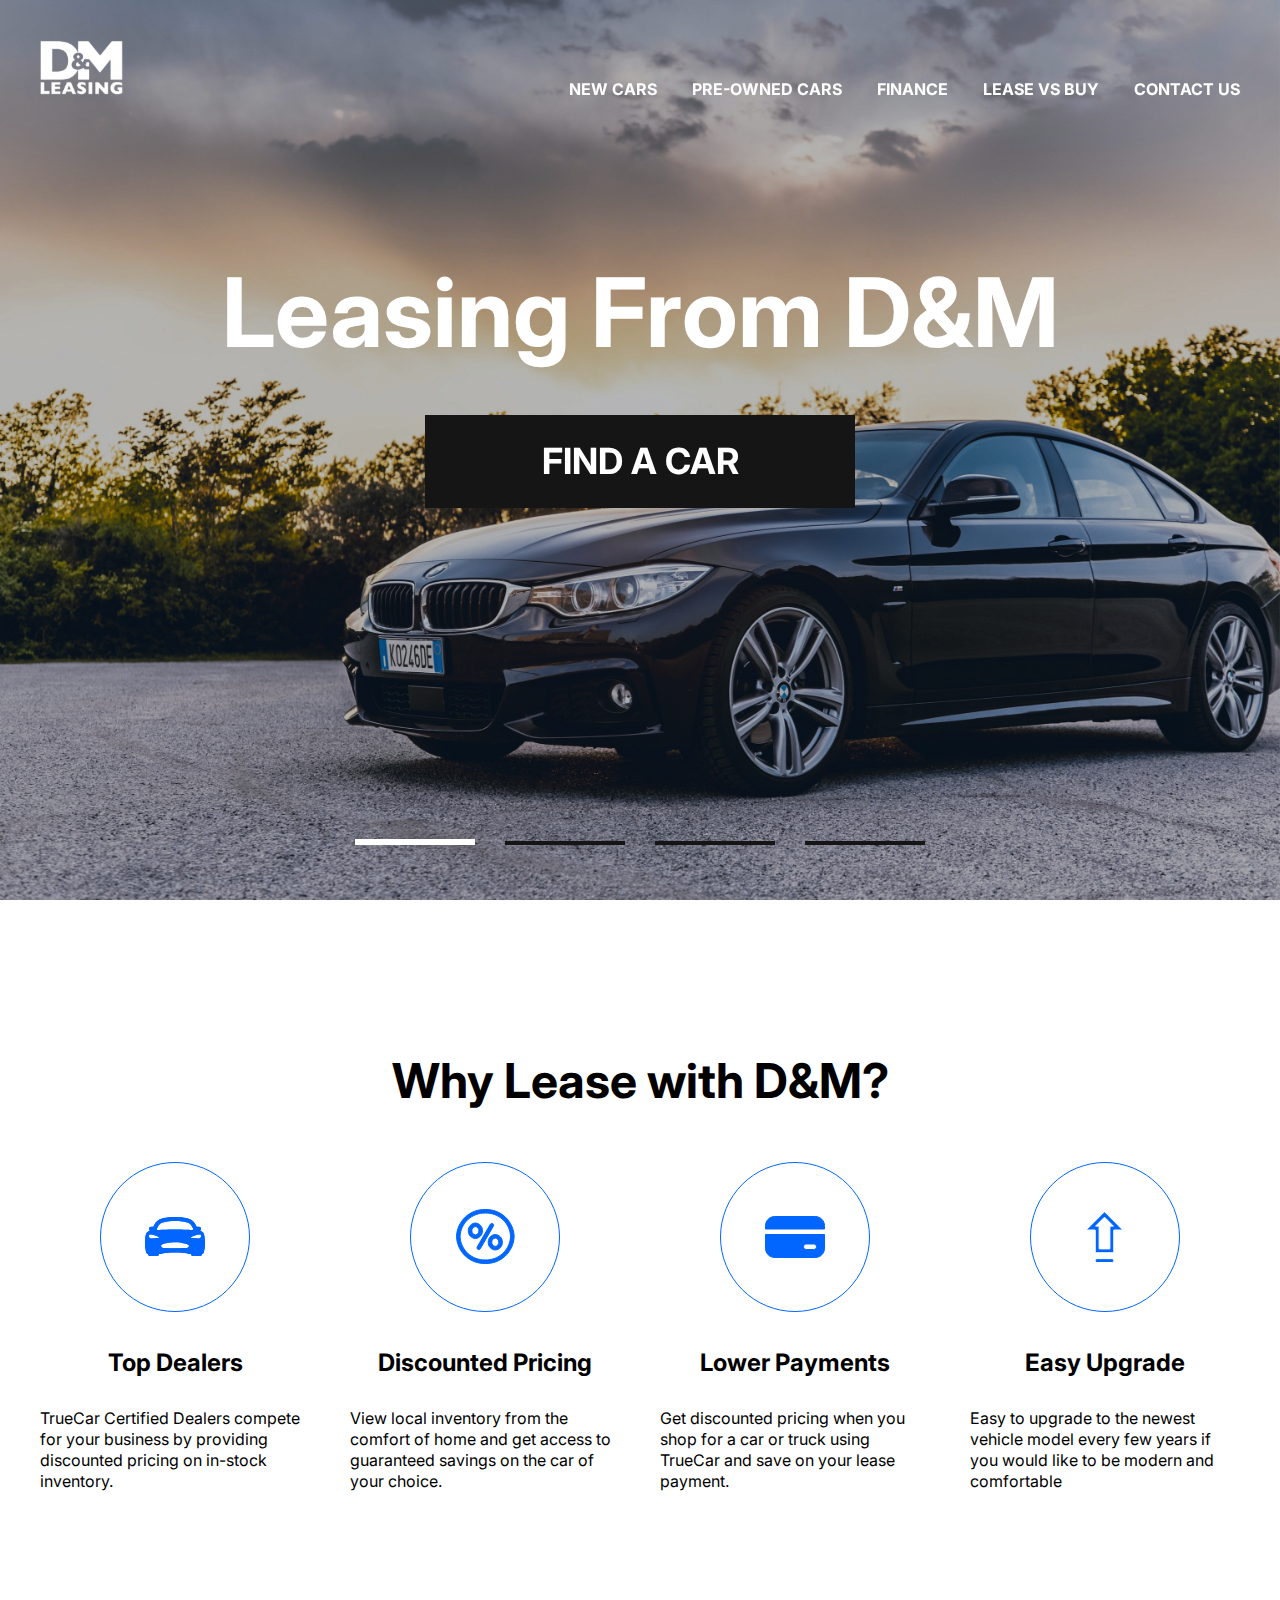
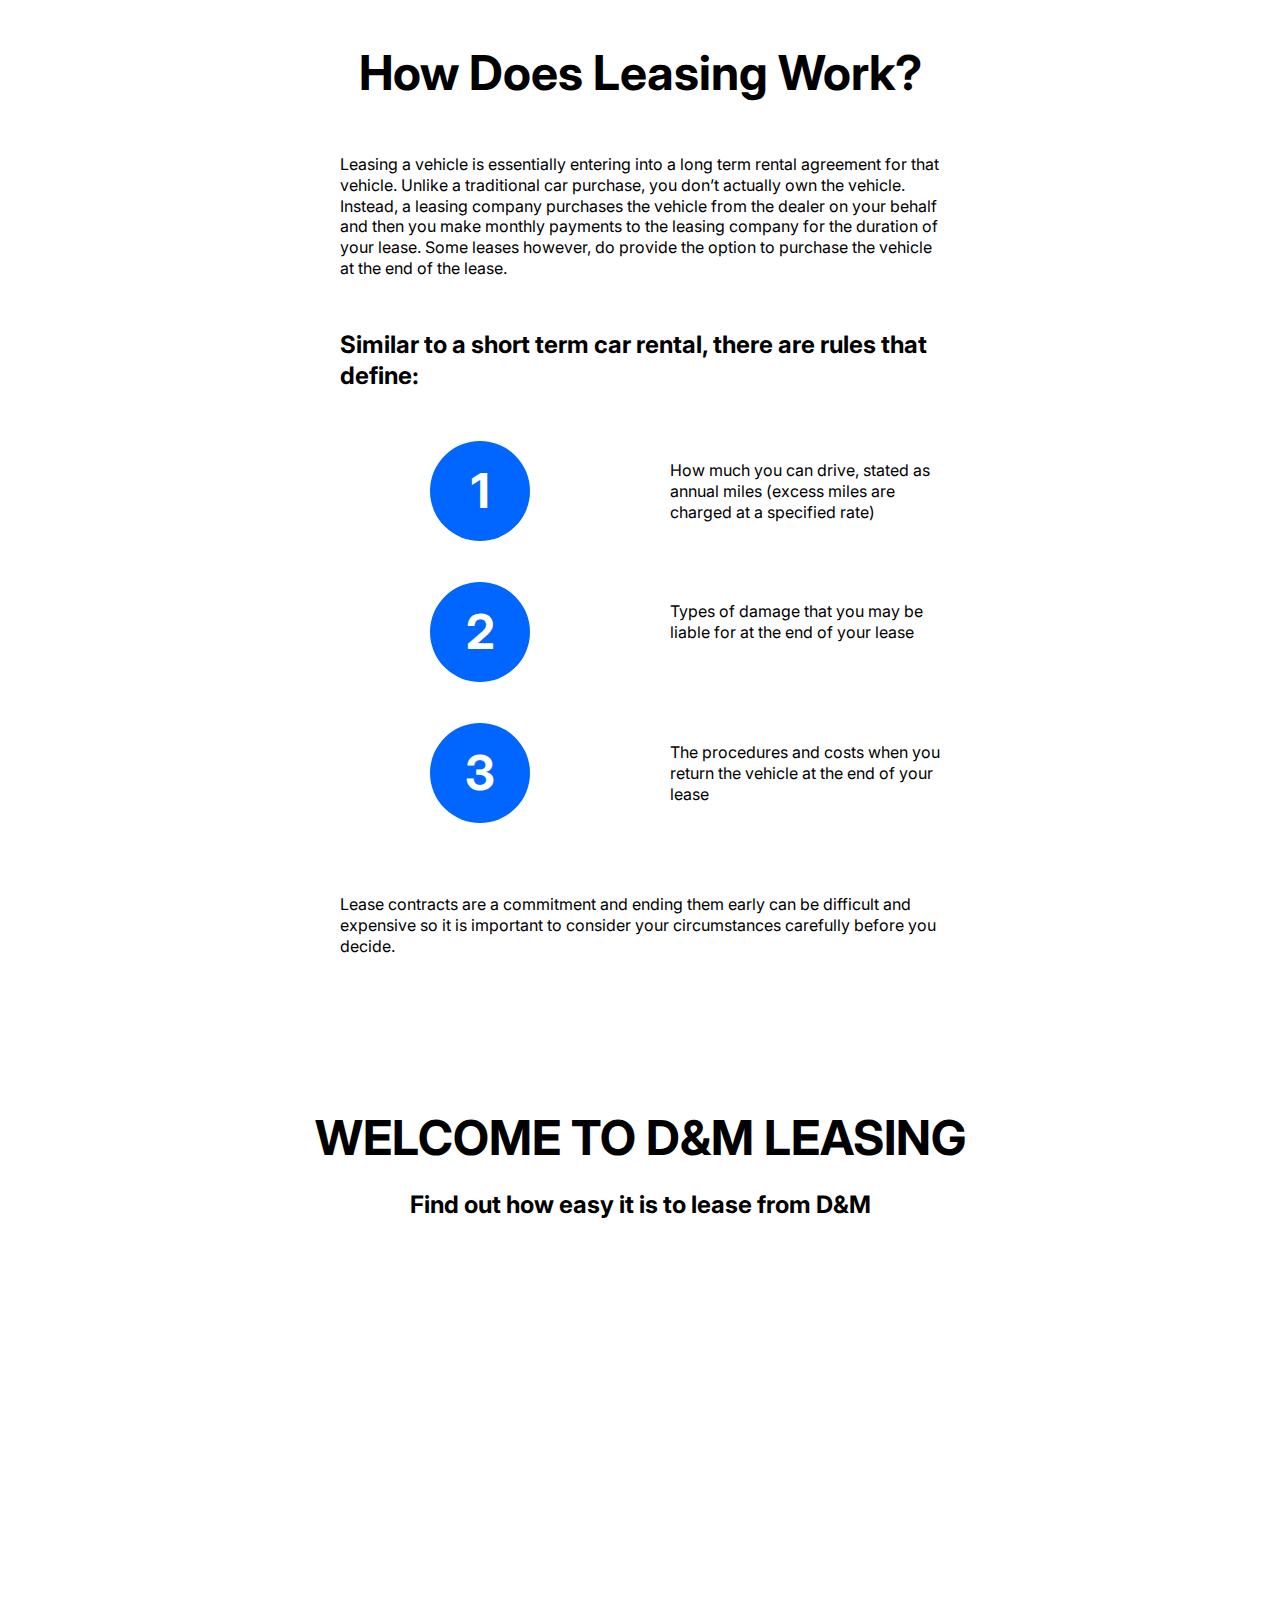
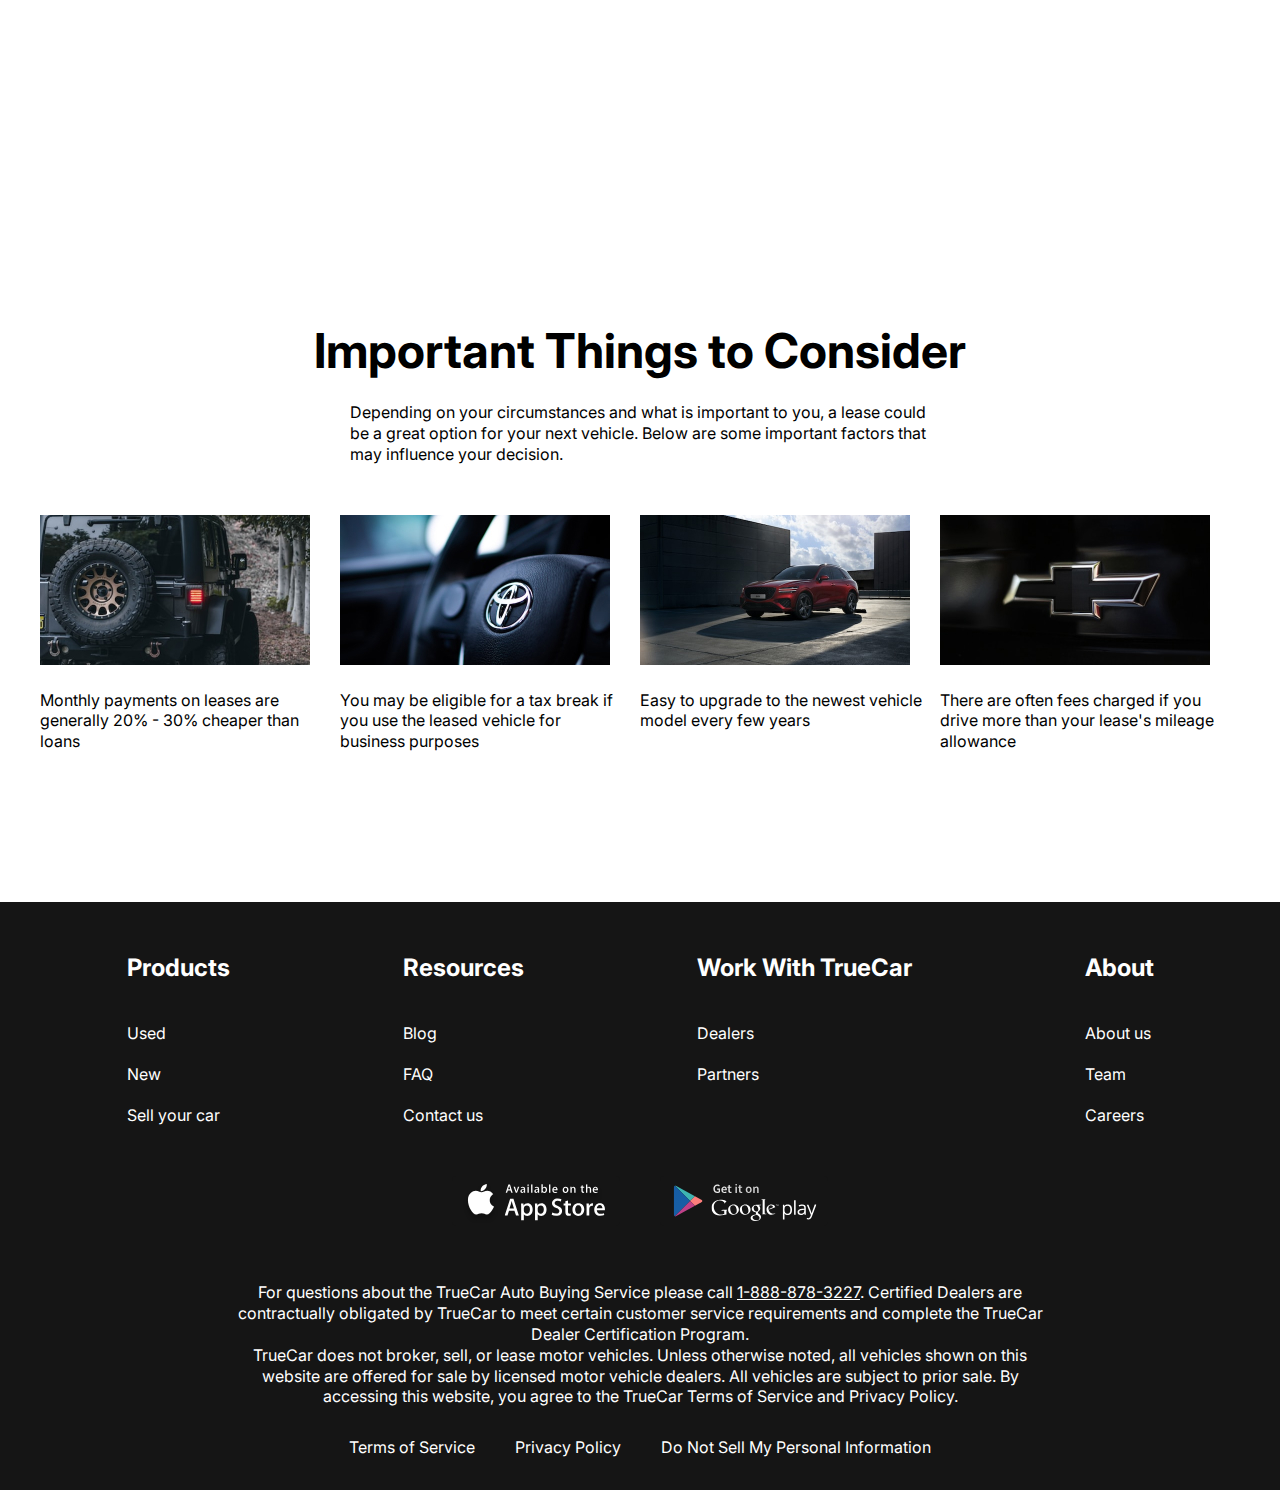
<file: index.html>
<!DOCTYPE html>
<html lang="en">
<head>
    <meta charset="UTF-8">
    <meta http-equiv="X-UA-Compatible" content="IE=edge">
    <meta name="viewport" content="width=device-width, initial-scale=1.0">
    <title>D&M Leasing</title>
		<link rel="preconnect" href="https://fonts.googleapis.com">
    <link rel="preconnect" href="https://fonts.gstatic.com" crossorigin>
    <link href="https://fonts.googleapis.com/css2?family=Bebas+Neue&family=Inter:wght@400;700&display=swap" rel="stylesheet">
		<link rel="stylesheet" href="https://cdn.jsdelivr.net/npm/swiper@9/swiper-bundle.min.css"/>
		<link rel="stylesheet" href="/css/style.css">
</head>
<body>
  <div class="wrapper">
      <header class="header header-main">
				<div class="container">
					<div class="header__inner">
						<a class="logo" href="index.html">
							<img src="/images/logo.svg" alt="Logo" class="logo__img">
						</a>
						<nav class="menu">
							<button class="menu__btn">
								<span></span>
								<span></span>
								<span></span>
							</button>
							<ul class="menu__list">
								<li class="menu__list-item">
									<a href="new-cars.html" class="menu__list-link">NEW CARS</a>
								</li>
								<li class="menu__list-item">
									<a href="#" class="menu__list-link">PRE-OWNED CARS</a>
								</li>
								<li class="menu__list-item">
									<a href="#" class="menu__list-link">FINANCE</a>
								</li>
								<li class="menu__list-item">
									<a href="#" class="menu__list-link">LEASE VS BUY</a>
								</li>
								<li class="menu__list-item">
									<a href="contacts.html" class="menu__list-link">CONTACT US</a>
								</li>
							</ul>
						</nav>
					</div>
				</div>
			</header>
      <main class="main">
				<section class="top">
					<div class="container">
						<h1 class="title">
							Leasing From D&M
						</h1>
						<a href="new-cars.html" class="top__link">
							FIND A CAR
						</a>
					</div>
				</section>
				<div class="slider">
					<div class="swiper">
						<div class="swiper-wrapper">
							<div class="swiper-slide"
							style="background-image: url(/images/slide-1.jpg);"></div>
							<div class="swiper-slide" 
							style="background-image: url(/images/slide-2.jpg);"></div>
							<div class="swiper-slide" 
							style="background-image: url(/images/slide-1.jpg);"></div>
							<div class="swiper-slide" 
							style="background-image: url(/images/slide-2.jpg);"></div>
						</div>
						<div class="swiper-pagination"></div>
					</div>
				</div>
				<section class="why-lease">
					<div class="container">
						<h2 class="section-title">
							Why Lease with D&M?
						</h2>
						<ul class="why-lease__list">
							<li class="why-lease__item">
								<img src="/images/why-lease-1.svg" alt="" class="why-lease__item-img">
								<h3 class="why-lease__item-title">
									Top Dealers
								</h3>
								<p class="why-lease__item-text">
									TrueCar Certified Dealers compete for your business by providing discounted pricing on in-stock inventory.
								</p>
							</li>
							<li class="why-lease__item">
								<img src="/images/why-lease-2.svg" alt="" class="why-lease__item-img">
								<h3 class="why-lease__item-title">
									Discounted Pricing
								</h3>
								<p class="why-lease__item-text">
									View local inventory from the comfort of home and get access to guaranteed savings on the car of your choice.
								</p>
							</li>
							<li class="why-lease__item">
								<img src="/images/why-lease-3.svg" alt="" class="why-lease__item-img">
								<h3 class="why-lease__item-title">
									Lower Payments
								</h3>
								<p class="why-lease__item-text">
									Get discounted pricing when you shop for a car or truck using TrueCar and save on your lease payment.
								</p>
							</li>
							<li class="why-lease__item">
								<img src="/images/why-lease-4.svg" alt="" class="why-lease__item-img">
								<h3 class="why-lease__item-title">
									Easy Upgrade
								</h3>
								<p class="why-lease__item-text">
									Easy to upgrade to the newest vehicle model every few years if you would like to be modern and comfortable
								</p>
							</li>
						</ul>
					</div>
				</section>
				<section class="how-does">
					<div class="container">
						<div class="how-does__inner">
							<h2 class="section-title">
								How Does Leasing Work?
							</h2>
							<p class="how-does__text">
								Leasing a vehicle is essentially entering into a long term rental agreement for that vehicle. Unlike a traditional car purchase, you don’t actually own the vehicle. Instead, a leasing company purchases the vehicle from the dealer on your behalf and then you make monthly payments to the leasing company for the duration of your lease. Some leases however, do provide the option to purchase the vehicle at the end of the lease.
							</p>
							<h4 class="how__does-title">
								Similar to a short term car rental, there are rules that define:
							</h4>
							<ol class="how__does-list">
								<li class="how__does-item">
									How much you can drive, stated as annual miles (excess miles are charged at a specified rate)
								</li>
								<li class="how__does-item">
									Types of damage that you may be liable for at the end of your lease
								</li>
								<li class="how__does-item">
									The procedures and costs when you return the vehicle at the end of your lease
								</li>
							</ol>
							<p class="how-does__text">
								Lease contracts are a commitment and ending them early can be difficult and expensive so it is important to consider your circumstances carefully before you decide.
							</p>
						</div>
					</div>
				</section>
				<section class="video">
					<div class="container">
						<h2 class="section-title video__title">
							WELCOME TO D&M LEASING
						</h2>
						<p class="video__text">
							Find out how easy it is to lease from D&M
						</p>
						<iframe class="video__content" width="1000" height="500" src="https://www.youtube.com/embed/1RBpS2SXwi4?controls=0" title="YouTube video player" frameborder="0" allow="accelerometer; autoplay; clipboard-write; encrypted-media; gyroscope; picture-in-picture; web-share" allowfullscreen
						style="margin: 0 auto; display: block;">	
						</iframe>
					</div>
				</section>
				<section class="important">
					<div class="container">
						<h2 class="section-title important__title">
							Important Things to Consider
						</h2>
						<p class="important__text">
							Depending on your circumstances and what is important to you, a lease could be a great option for your next vehicle. Below are some important factors that may influence your decision.
						</p>
						<ul class="important__list">
							<li class="important__item">
								<img src="/images/imp-1.jpg" alt="" class="important__item-img">
								<p class="important__item-text">
									Monthly payments on leases are generally 20% - 30% cheaper than loans
								</p>
							</li>
							<li class="important__item">
								<img src="/images/imp-2.jpg" alt="" class="important__item-img">
								<p class="important__item-text">
									You may be eligible for a tax break if you use the leased vehicle for <br> business purposes
								</p>
							</li>
							<li class="important__item">
								<img src="/images/imp-3.jpg" alt="" class="important__item-img">
								<p class="important__item-text">
									Easy to upgrade to the newest vehicle model every few years
								</p>
							</li>
							<li class="important__item">
								<img src="/images/imp-4.jpg" alt="" class="important__item-img">
								<p class="important__item-text">
									There are often fees charged if you drive more than your lease's mileage allowance
								</p>
							</li>
						</ul>
					</div>
				</section>
			</main>
      <footer class="footer">
				<div class="container">
					<nav class="footer__menu">
						<ul class="footer__menu-list">
							<li class="footer__menu-item">
								<p class="footer__menu-title">Products</p>
							</li>
							<li class="footer__menu-item">
								<a href="#" class="footer__menu-link">Used</a>
							</li>
							<li class="footer__menu-item">
								<a href="#" class="footer__menu-link">New</a>
							</li>
							<li class="footer__menu-item">
								<a href="#" class="footer__menu-link">Sell your car</a>
							</li>
						</ul>
						<ul class="footer__menu-list">
							<li class="footer__menu-item">
								<p class="footer__menu-title">Resources</p>
							</li>
							<li class="footer__menu-item">
								<a href="#" class="footer__menu-link">Blog</a>
							</li>
							<li class="footer__menu-item">
								<a href="#" class="footer__menu-link">FAQ</a>
							</li>
							<li class="footer__menu-item">
								<a href="/contacts.html" class="footer__menu-link">Contact us</a>
							</li>
						</ul>
						<ul class="footer__menu-list">
							<li class="footer__menu-item">
								<p class="footer__menu-title">Work With TrueCar</p>
							</li>
							<li class="footer__menu-item">
								<a href="#" class="footer__menu-link">Dealers</a>
							</li>
							<li class="footer__menu-item">
								<a href="#" class="footer__menu-link">Partners</a>
							</li>
						</ul>
						<ul class="footer__menu-list">
							<li class="footer__menu-item">
								<p class="footer__menu-title">About</p>
							</li>
							<li class="footer__menu-item">
								<a href="#" class="footer__menu-link">About us</a>
							</li>
							<li class="footer__menu-item">
								<a href="#" class="footer__menu-link">Team</a>
							</li>
							<li class="footer__menu-item">
								<a href="#" class="footer__menu-link">Careers</a>
							</li>
						</ul>
					</nav>
					<ul class="app">
						<li class="app__item">
							<a href="#" class="app__item-link">
								<img class="app__item-img" src="/images/appstore.svg" alt="appstore">
							</a>
						</li>
						<li class="app__item">
							<a href="#" class="app__item-link">
								<img class="app__item-img" src="/images/googlestore.svg" alt="googleplay">
							</a>
						</li>
					</ul>
					<div class="footer__copy">
						<p class="footer__copy-text">
							For questions about the TrueCar Auto Buying Service please call <span class="footer__copy-text-span"><a href="#" class="footer__copy-link">1-888-878-3227</a></span>.
              Certified Dealers are contractually obligated by TrueCar to meet certain customer service requirements and complete the TrueCar Dealer Certification Program.
						</p>
						<p class="footer__copy-text">
							TrueCar does not broker, sell, or lease motor vehicles. Unless otherwise noted, all vehicles shown on this website are offered for sale by licensed motor vehicle dealers. All vehicles are subject to prior sale. By accessing this website, you agree to the TrueCar Terms of Service and Privacy Policy.
					  </p>
					</div>
					<nav class="copy__nav">
						<ul class="copy__nav-list">
							<li class="cppy__nav-item">
								<a href="#" class="copy__nav-link">Terms of Service</a>
							</li>
							<li class="cppy__nav-item">
								<a href="#" class="copy__nav-link">Privacy Policy</a>
							</li>
							<li class="cppy__nav-item">
								<a href="#" class="copy__nav-link">Do Not Sell My Personal Information</a>
							</li>
						</ul>
					</nav>
				</div>
			</footer>
  </div>
		<script src="https://cdn.jsdelivr.net/npm/swiper@9/swiper-bundle.min.js"></script>
		<script src="js/main.js"></script>
</body>
</html>
</file>
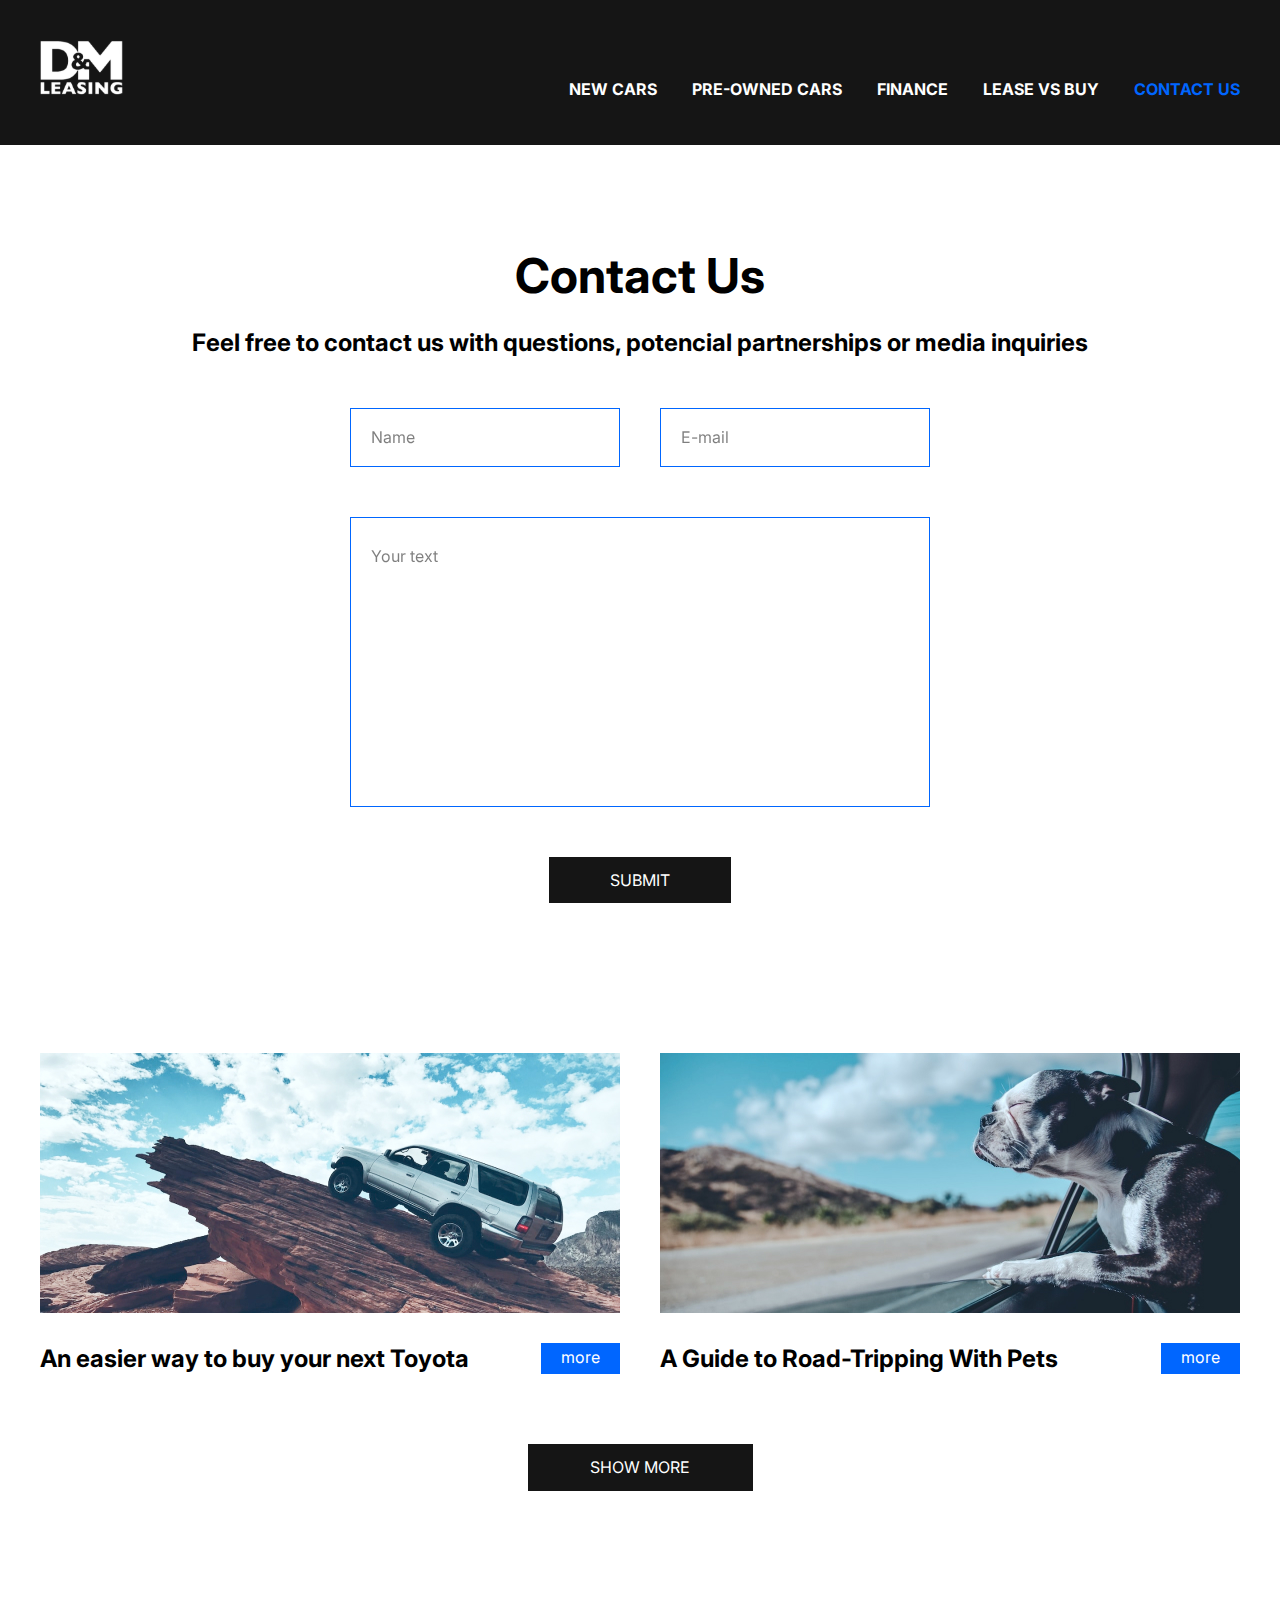
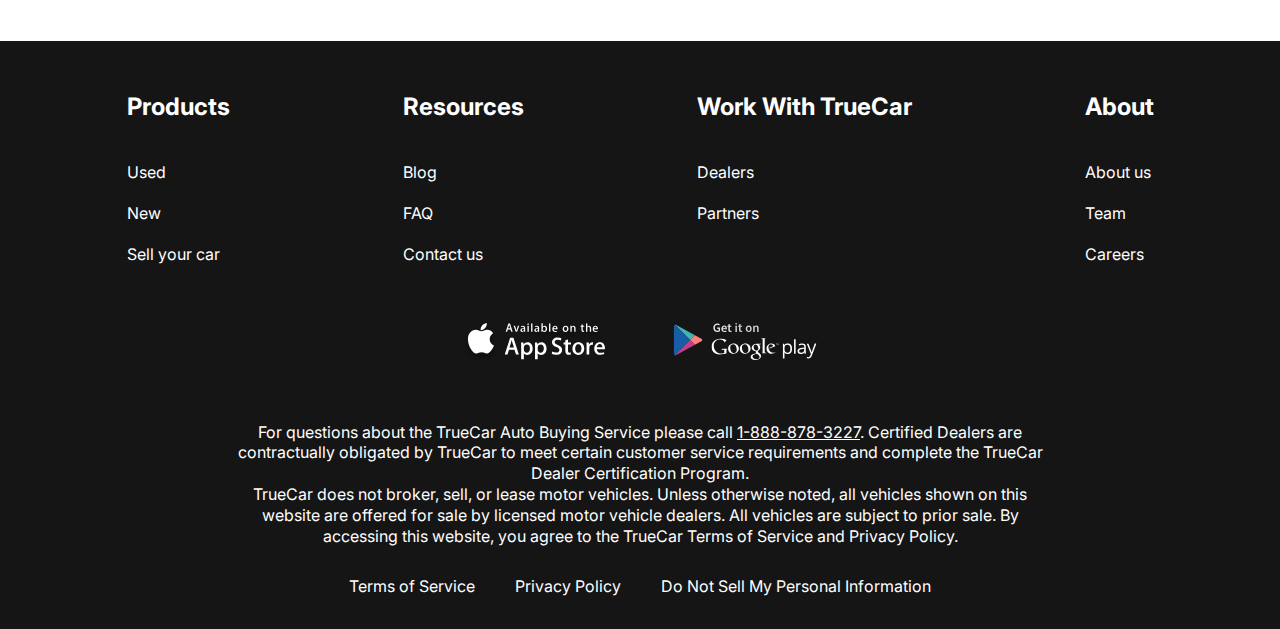
<file: contacts.html>
<!DOCTYPE html>
<html lang="en">
<head>
    <meta charset="UTF-8">
    <meta http-equiv="X-UA-Compatible" content="IE=edge">
    <meta name="viewport" content="width=device-width, initial-scale=1.0">
    <title>D&M Leasing</title>
		<link rel="preconnect" href="https://fonts.googleapis.com">
    <link rel="preconnect" href="https://fonts.gstatic.com" crossorigin>
    <link href="https://fonts.googleapis.com/css2?family=Bebas+Neue&family=Inter:wght@400;700&display=swap" rel="stylesheet">
		<link rel="stylesheet" href="/css/style.css">
</head>
<body>
  <div class="wrapper">
      <header class="header">
				<div class="container">
					<div class="header__inner">
						<a class="logo" href="index.html">
							<img src="/images/logo.svg" alt="Logo" class="logo__img">
						</a>
						<nav class="menu">
							<button class="menu__btn">
								<span></span>
								<span></span>
								<span></span>
							</button>
							<ul class="menu__list">
								<li class="menu__list-item">
									<a href="new-cars.html" class="menu__list-link">NEW CARS</a>
								</li>
								<li class="menu__list-item">
									<a href="#" class="menu__list-link">PRE-OWNED CARS</a>
								</li>
								<li class="menu__list-item">
									<a href="#" class="menu__list-link">FINANCE</a>
								</li>
								<li class="menu__list-item">
									<a href="#" class="menu__list-link">LEASE VS BUY</a>
								</li>
								<li class="menu__list-item">
									<a href="#" class="menu__list-link menu__list-link--active">CONTACT US</a>
								</li>
							</ul>
						</nav>
					</div>
				</div>
			</header>
      <main class="main">
				<section class="contacts">
					<div class="container">
						<h2 class="section-title contacts__title">
							Contact Us
						</h2>
						<p class="contacts__text">
							Feel free to contact us with questions, potencial partnerships or media inquiries
						</p>
						<form action="#" class="form">
							<input class="form__input" type="text" placeholder="Name">
							<input class="form__input" type="email" placeholder="E-mail">
							<textarea class="form__textarea" placeholder="Your text"></textarea>
							<button class="form__btn" type="submit">SUBMIT</button> 
						</form>
					</div>
				</section>
				<section class="blog">
					<div class="container">
						<div class="blog__items">
							<div class="blog__item">
								<img src="/images/blog-1.jpg" alt="" class="blog__item-img">
								<h4 class="blog__item-title">
									An easier way to buy your next Toyota
								</h4>
								<a href="#" class="blog__item-link">more</a>
							</div>
							<div class="blog__item">
								<img src="/images/blog-2.jpg" alt="" class="blog__item-img">
								<h4 class="blog__item-title">
									A Guide to Road-Tripping With Pets
								</h4>
								<a href="#" class="blog__item-link">more</a>
							</div>
						</div>
						<a href="#" class="showmore__link">SHOW MORE</a>
					</div>
				</section>
			</main>
      <footer class="footer">
				<div class="container">
					<nav class="footer__menu">
						<ul class="footer__menu-list">
							<li class="footer__menu-item">
								<p class="footer__menu-title">Products</p>
							</li>
							<li class="footer__menu-item">
								<a href="#" class="footer__menu-link">Used</a>
							</li>
							<li class="footer__menu-item">
								<a href="#" class="footer__menu-link">New</a>
							</li>
							<li class="footer__menu-item">
								<a href="#" class="footer__menu-link">Sell your car</a>
							</li>
						</ul>
						<ul class="footer__menu-list">
							<li class="footer__menu-item">
								<p class="footer__menu-title">Resources</p>
							</li>
							<li class="footer__menu-item">
								<a href="#" class="footer__menu-link">Blog</a>
							</li>
							<li class="footer__menu-item">
								<a href="#" class="footer__menu-link">FAQ</a>
							</li>
							<li class="footer__menu-item">
								<a href="#" class="footer__menu-link">Contact us</a>
							</li>
						</ul>
						<ul class="footer__menu-list">
							<li class="footer__menu-item">
								<p class="footer__menu-title">Work With TrueCar</p>
							</li>
							<li class="footer__menu-item">
								<a href="#" class="footer__menu-link">Dealers</a>
							</li>
							<li class="footer__menu-item">
								<a href="#" class="footer__menu-link">Partners</a>
							</li>
						</ul>
						<ul class="footer__menu-list">
							<li class="footer__menu-item">
								<p class="footer__menu-title">About</p>
							</li>
							<li class="footer__menu-item">
								<a href="#" class="footer__menu-link">About us</a>
							</li>
							<li class="footer__menu-item">
								<a href="#" class="footer__menu-link">Team</a>
							</li>
							<li class="footer__menu-item">
								<a href="#" class="footer__menu-link">Careers</a>
							</li>
						</ul>
					</nav>
					<ul class="app">
						<li class="app__item">
							<a href="#" class="app__item-link">
								<img class="app__item-img" src="/images/appstore.svg" alt="appstore">
							</a>
						</li>
						<li class="app__item">
							<a href="#" class="app__item-link">
								<img class="app__item-img" src="/images/googlestore.svg" alt="googleplay">
							</a>
						</li>
					</ul>
					<div class="footer__copy">
						<p class="footer__copy-text">
							For questions about the TrueCar Auto Buying Service please call <span class="footer__copy-text-span"><a href="#" class="footer__copy-link">1-888-878-3227</a></span>.
              Certified Dealers are contractually obligated by TrueCar to meet certain customer service requirements and complete the TrueCar Dealer Certification Program.
						</p>
						<p class="footer__copy-text">
							TrueCar does not broker, sell, or lease motor vehicles. Unless otherwise noted, all vehicles shown on this website are offered for sale by licensed motor vehicle dealers. All vehicles are subject to prior sale. By accessing this website, you agree to the TrueCar Terms of Service and Privacy Policy.
					  </p>
					</div>
					<nav class="copy__nav">
						<ul class="copy__nav-list">
							<li class="cppy__nav-item">
								<a href="#" class="copy__nav-link">Terms of Service</a>
							</li>
							<li class="cppy__nav-item">
								<a href="#" class="copy__nav-link">Privacy Policy</a>
							</li>
							<li class="cppy__nav-item">
								<a href="#" class="copy__nav-link">Do Not Sell My Personal Information</a>
							</li>
						</ul>
					</nav>
				</div>
			</footer>
  </div>
		<script src="/js/main.js"></script>
</body>
</html>
</file>
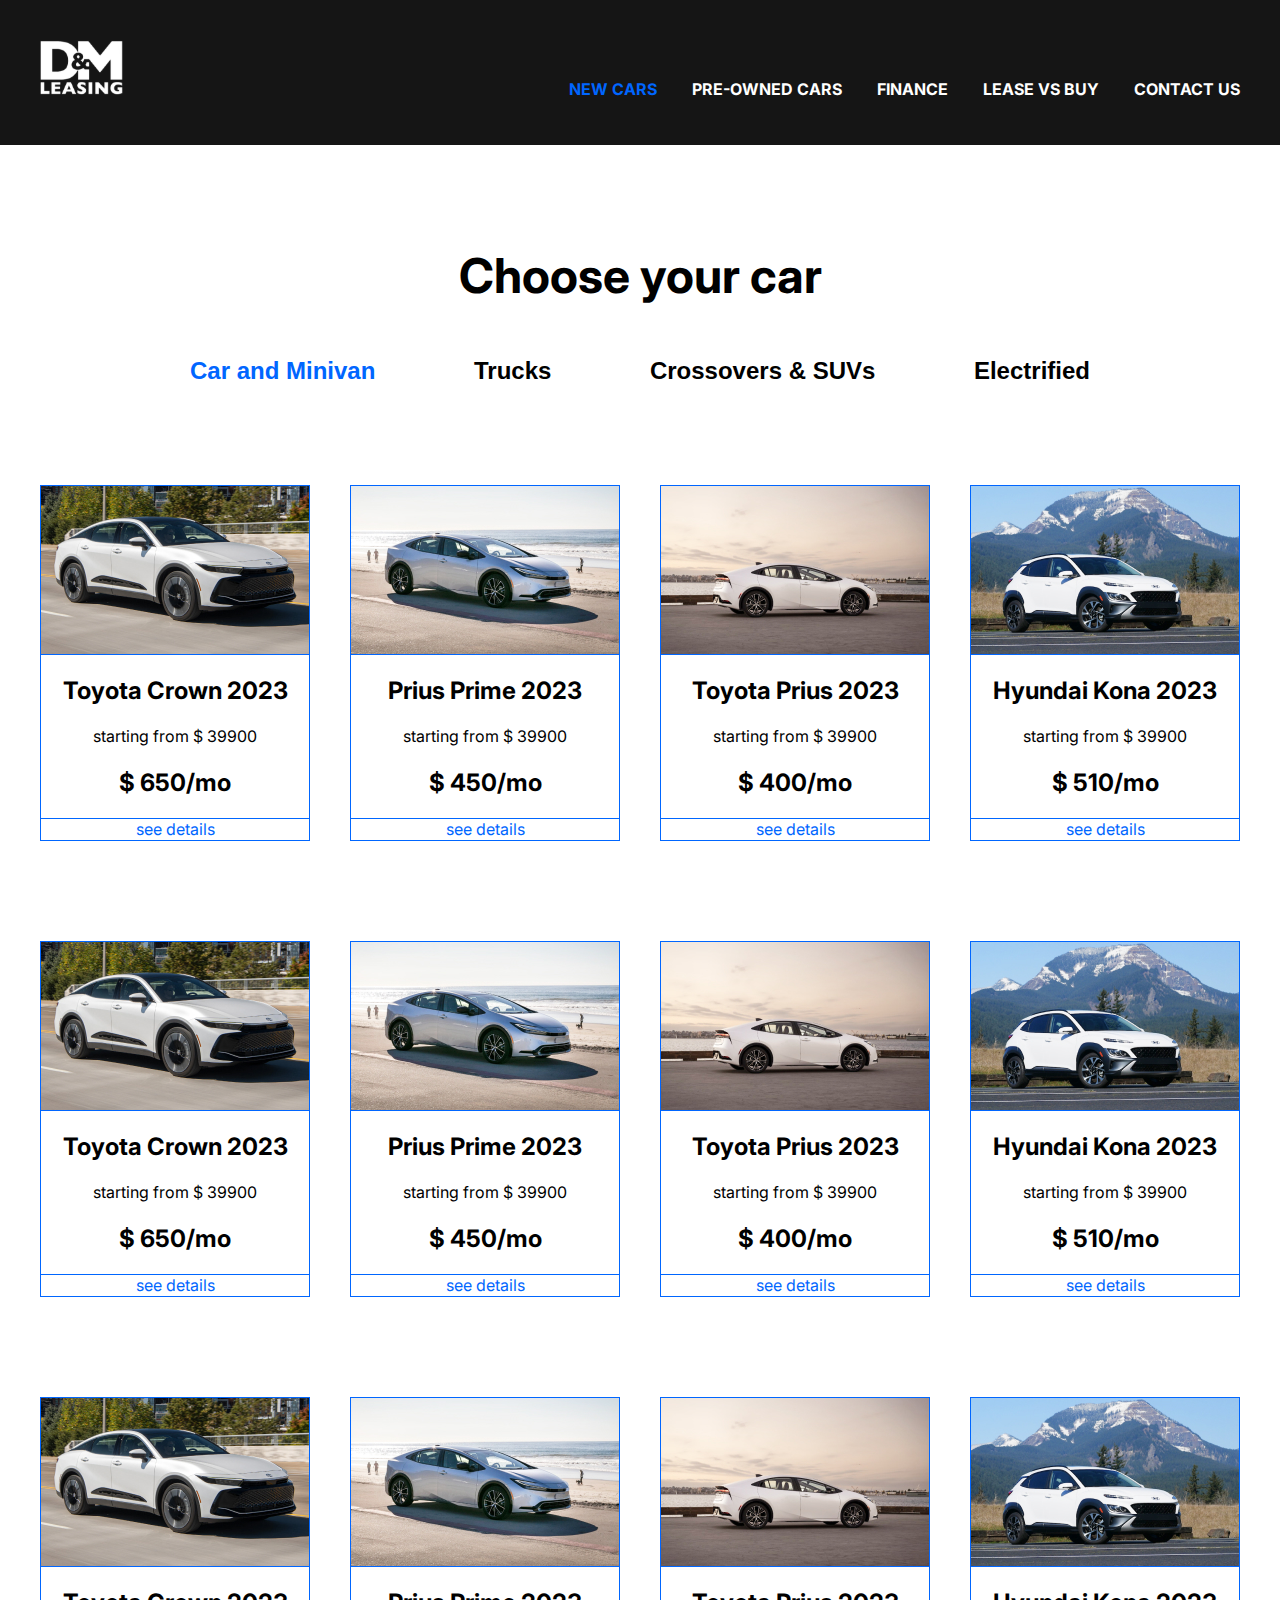
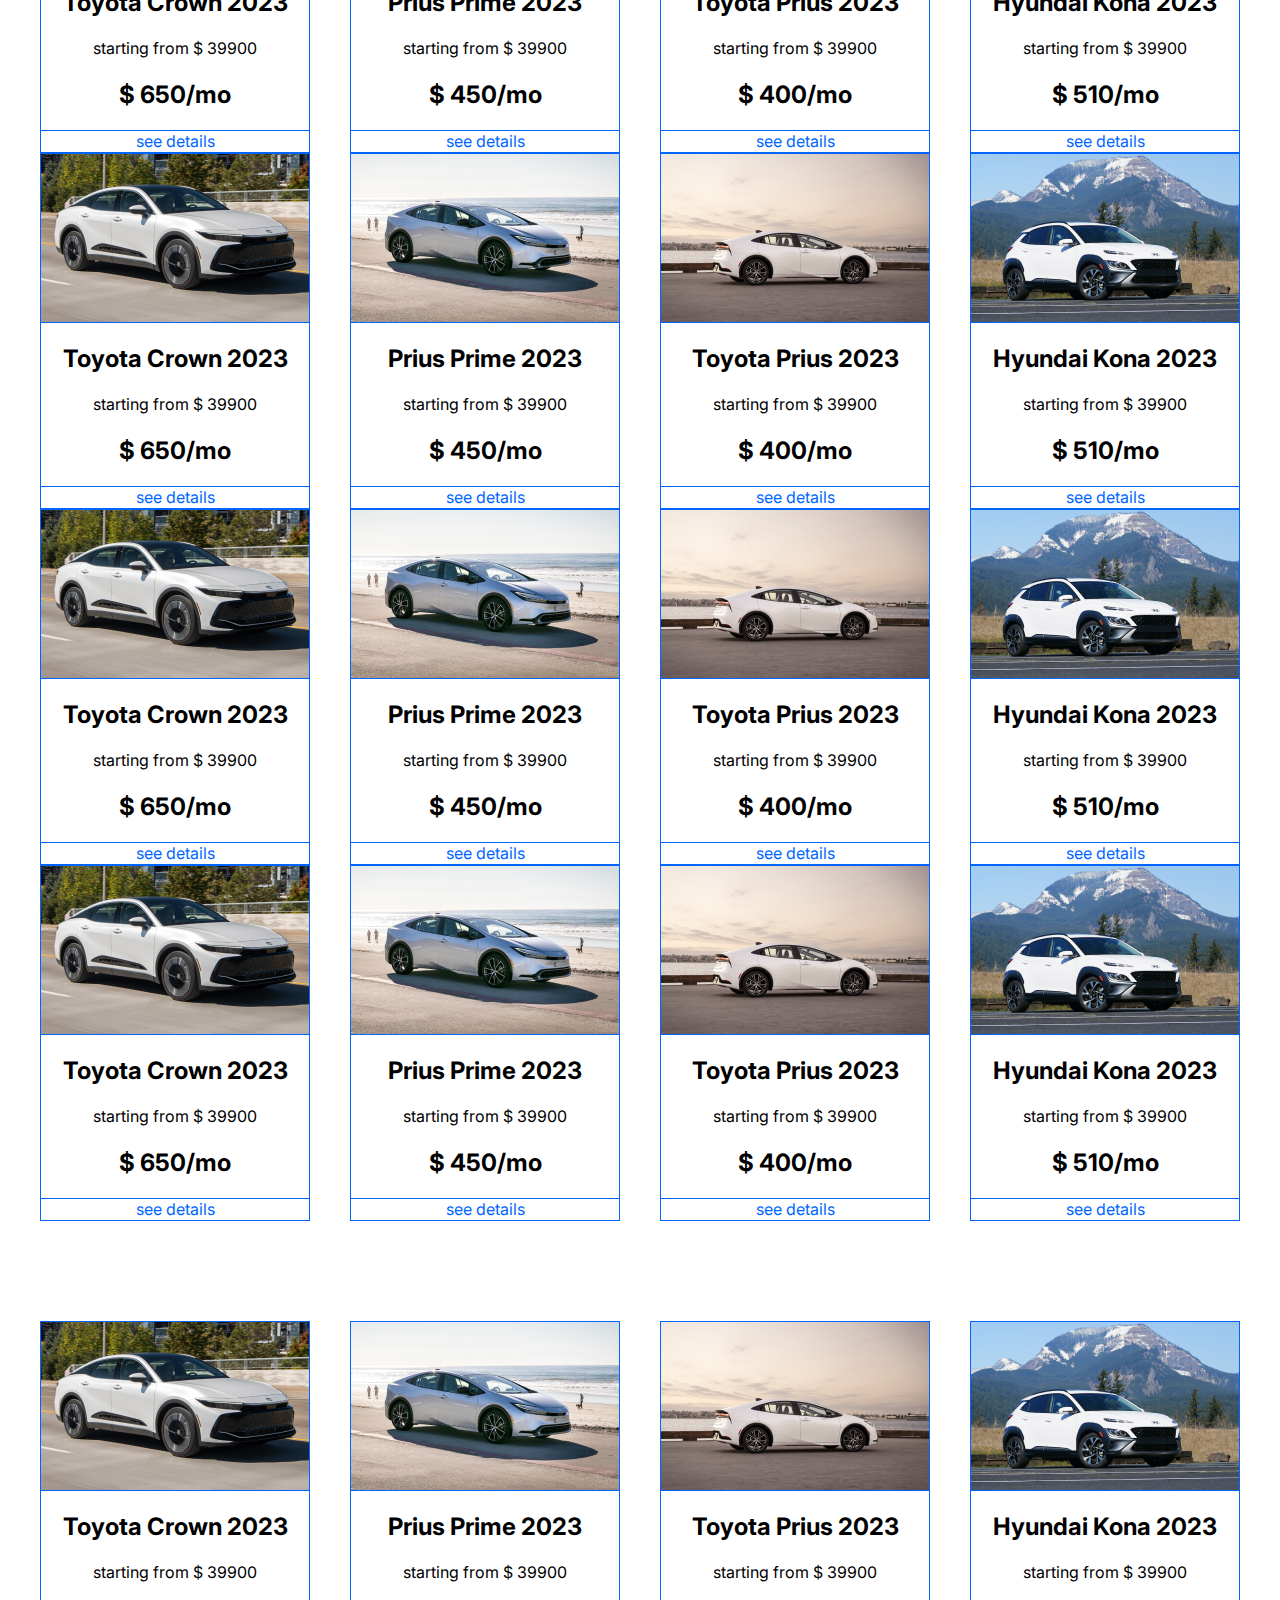
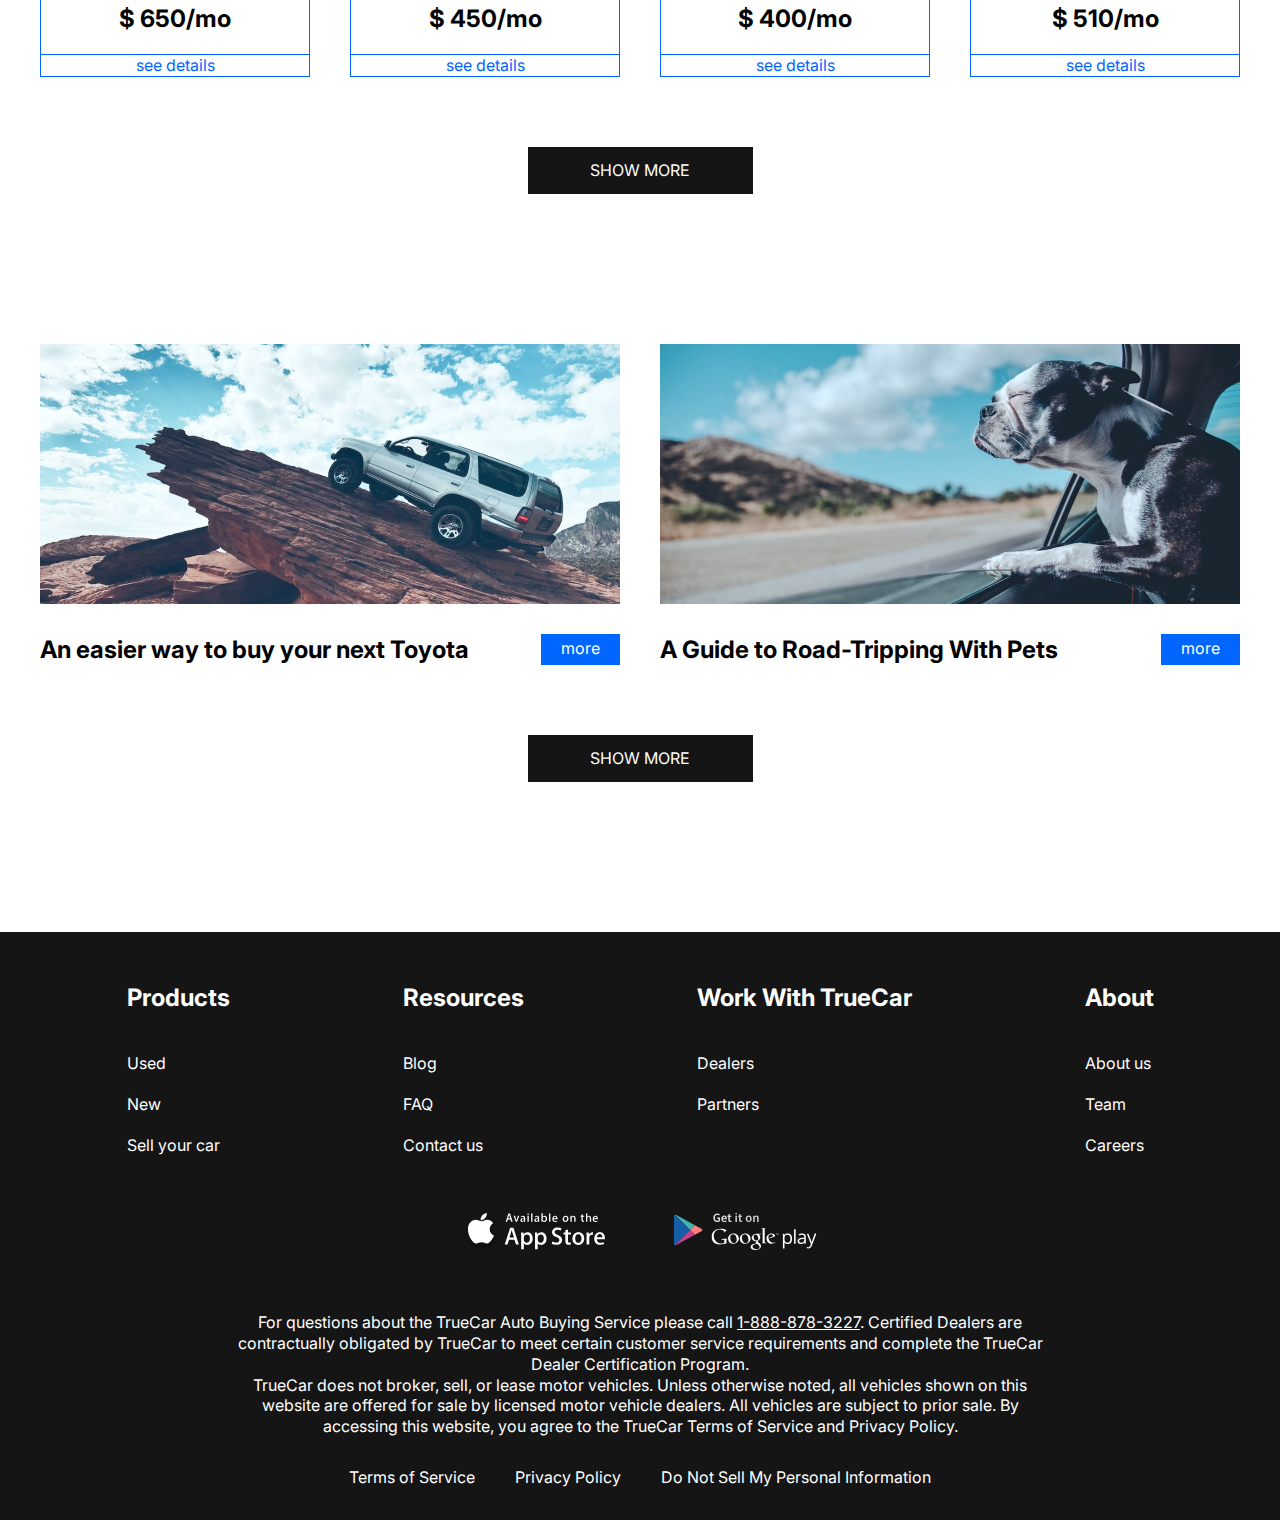
<file: new-cars.html>
<!DOCTYPE html>
<html lang="en">
<head>
    <meta charset="UTF-8">
    <meta http-equiv="X-UA-Compatible" content="IE=edge">
    <meta name="viewport" content="width=device-width, initial-scale=1.0">
    <title>D&M Leasing</title>
		<link rel="preconnect" href="https://fonts.googleapis.com">
    <link rel="preconnect" href="https://fonts.gstatic.com" crossorigin>
    <link href="https://fonts.googleapis.com/css2?family=Bebas+Neue&family=Inter:wght@400;700&display=swap" rel="stylesheet">
		<link rel="stylesheet" href="/css/style.css">
</head>
<body>
    
  <div class="wrapper">
      <header class="header">
				<div class="container">
					<div class="header__inner">
						<a class="logo" href="index.html">
							<img src="/images/logo.svg" alt="Logo" class="logo__img">
						</a>
						<nav class="menu">
							<button class="menu__btn">
								<span></span>
								<span></span>
								<span></span>
							</button>
							<ul class="menu__list">
								<li class="menu__list-item">
									<a href="#" class="menu__list-link menu__list-link--active">NEW CARS</a>
								</li>
								<li class="menu__list-item">
									<a href="#" class="menu__list-link">PRE-OWNED CARS</a>
								</li>
								<li class="menu__list-item">
									<a href="#" class="menu__list-link">FINANCE</a>
								</li>
								<li class="menu__list-item">
									<a href="#" class="menu__list-link">LEASE VS BUY</a>
								</li>
								<li class="menu__list-item">
									<a href="contacts.html" class="menu__list-link">CONTACT US</a>
								</li>
							</ul>
						</nav>
					</div>
				</div>
			</header>
      <main class="main">
				<section class="choose">
					<div class="container">
						<h2 class="section-title">
							Choose your car
						</h2>
						<div class="tabs">
							<div class="tabs__btn">
								<button class="tabs__btn-item tabs__btn-item--active" data-button="content-1">Car and Minivan</button>
								<button class="tabs__btn-item" data-button="content-2" >Trucks</button>
								<button class="tabs__btn-item" data-button="content-3">Crossovers & SUVs</button>
								<button class="tabs__btn-item" data-button="content-4">Electrified</button>
							</div>
							<div class="tabs__content">
								<div class="tabs__content-item tabs__content-item--active" id="content-1">
									<div class="card">
										<img src="/images/card-1.jpg" alt="" 	class="card__img">
									<div class="card__content">
										<h4 class="card__title">Toyota Crown 2023</h4>
										<p class="card__text">starting from $ 39900</p>
										<p class="card__price">$ 650/mo</p>
									</div>
										<a href="#" class="price__link">see details</a>
									</div>
									<div class="card">
										<img src="/images/card-2.jpg" alt="" class="card__img">
									<div class="card__content">
										<h4 class="card__title">Prius Prime 2023</h4>
										<p class="card__text">starting from $ 39900</p>
										<p class="card__price">$ 450/mo</p>
									</div>
										<a href="#" class="price__link">see details</a>
									</div>
									<div class="card">
										<img src="/images/card-3.jpg" alt="" class="card__img">
									<div class="card__content">
										<h4 class="card__title">Toyota Prius 2023</h4>
										<p class="card__text">starting from $ 39900</p>
										<p class="card__price">$ 400/mo</p>
									</div>
										<a href="#" class="price__link">see details</a>
									</div>
									<div class="card">
										<img src="/images/card-4.jpg" alt="" 	class="card__img">
									<div class="card__content">	
										<h4 class="card__title">Hyundai Kona 2023</h4>
										<p class="card__text">starting from $ 39900</p>
										<p class="card__price">$ 510/mo</p>
									</div>
										<a href="#" class="price__link">see details</a>
									</div>
									<div class="card">
										<img src="/images/card-1.jpg" alt="" 	class="card__img">
									<div class="card__content">
										<h4 class="card__title">Toyota Crown 2023</h4>
										<p class="card__text">starting from $ 39900</p>
										<p class="card__price">$ 650/mo</p>
									</div>
										<a href="#" class="price__link">see details</a>
									</div>
									<div class="card">
										<img src="/images/card-2.jpg" alt="" class="card__img">
									<div class="card__content">
										<h4 class="card__title">Prius Prime 2023</h4>
										<p class="card__text">starting from $ 39900</p>
										<p class="card__price">$ 450/mo</p>
									</div>
										<a href="#" class="price__link">see details</a>
									</div>
									<div class="card">
										<img src="/images/card-3.jpg" alt="" class="card__img">
									<div class="card__content">
										<h4 class="card__title">Toyota Prius 2023</h4>
										<p class="card__text">starting from $ 39900</p>
										<p class="card__price">$ 400/mo</p>
									</div>
										<a href="#" class="price__link">see details</a>
									</div>
									<div class="card">
										<img src="/images/card-4.jpg" alt="" 	class="card__img">
									<div class="card__content">	
										<h4 class="card__title">Hyundai Kona 2023</h4>
										<p class="card__text">starting from $ 39900</p>
										<p class="card__price">$ 510/mo</p>
									</div>
										<a href="#" class="price__link">see details</a>
									</div>
									<div class="card">
										<img src="/images/card-1.jpg" alt="" 	class="card__img">
									<div class="card__content">
										<h4 class="card__title">Toyota Crown 2023</h4>
										<p class="card__text">starting from $ 39900</p>
										<p class="card__price">$ 650/mo</p>
									</div>
										<a href="#" class="price__link">see details</a>
									</div>
									<div class="card">
										<img src="/images/card-2.jpg" alt="" class="card__img">
									<div class="card__content">
										<h4 class="card__title">Prius Prime 2023</h4>
										<p class="card__text">starting from $ 39900</p>
										<p class="card__price">$ 450/mo</p>
									</div>
										<a href="#" class="price__link">see details</a>
									</div>
									<div class="card">
										<img src="/images/card-3.jpg" alt="" class="card__img">
									<div class="card__content">
										<h4 class="card__title">Toyota Prius 2023</h4>
										<p class="card__text">starting from $ 39900</p>
										<p class="card__price">$ 400/mo</p>
									</div>
										<a href="#" class="price__link">see details</a>
									</div>
									<div class="card">
										<img src="/images/card-4.jpg" alt="" 	class="card__img">
									<div class="card__content">	
										<h4 class="card__title">Hyundai Kona 2023</h4>
										<p class="card__text">starting from $ 39900</p>
										<p class="card__price">$ 510/mo</p>
									</div>
										<a href="#" class="price__link">see details</a>
									</div>
								</div>
								<div class="tabs__content-item tabs__content-item--active " id="content-2">
									<div class="card">
										<img src="/images/card-1.jpg" alt="" 	class="card__img">
									<div class="card__content">
										<h4 class="card__title">Toyota Crown 2023</h4>
										<p class="card__text">starting from $ 39900</p>
										<p class="card__price">$ 650/mo</p>
									</div>
										<a href="#" class="price__link">see details</a>
									</div>
									<div class="card">
										<img src="/images/card-2.jpg" alt="" class="card__img">
									<div class="card__content">
										<h4 class="card__title">Prius Prime 2023</h4>
										<p class="card__text">starting from $ 39900</p>
										<p class="card__price">$ 450/mo</p>
									</div>
										<a href="#" class="price__link">see details</a>
									</div>
									<div class="card">
										<img src="/images/card-3.jpg" alt="" class="card__img">
									<div class="card__content">
										<h4 class="card__title">Toyota Prius 2023</h4>
										<p class="card__text">starting from $ 39900</p>
										<p class="card__price">$ 400/mo</p>
									</div>
										<a href="#" class="price__link">see details</a>
									</div>
									<div class="card">
										<img src="/images/card-4.jpg" alt="" 	class="card__img">
									<div class="card__content">	
										<h4 class="card__title">Hyundai Kona 2023</h4>
										<p class="card__text">starting from $ 39900</p>
										<p class="card__price">$ 510/mo</p>
									</div>
										<a href="#" class="price__link">see details</a>
									</div>
								</div>
								<div class="tabs__content-item tabs__content-item--active" id="content-3">
									<div class="card">
										<img src="/images/card-1.jpg" alt="" 	class="card__img">
									<div class="card__content">
										<h4 class="card__title">Toyota Crown 2023</h4>
										<p class="card__text">starting from $ 39900</p>
										<p class="card__price">$ 650/mo</p>
									</div>
										<a href="#" class="price__link">see details</a>
									</div>
									<div class="card">
										<img src="/images/card-2.jpg" alt="" class="card__img">
									<div class="card__content">
										<h4 class="card__title">Prius Prime 2023</h4>
										<p class="card__text">starting from $ 39900</p>
										<p class="card__price">$ 450/mo</p>
									</div>
										<a href="#" class="price__link">see details</a>
									</div>
									<div class="card">
										<img src="/images/card-3.jpg" alt="" class="card__img">
									<div class="card__content">
										<h4 class="card__title">Toyota Prius 2023</h4>
										<p class="card__text">starting from $ 39900</p>
										<p class="card__price">$ 400/mo</p>
									</div>
										<a href="#" class="price__link">see details</a>
									</div>
									<div class="card">
										<img src="/images/card-4.jpg" alt="" 	class="card__img">
									<div class="card__content">	
										<h4 class="card__title">Hyundai Kona 2023</h4>
										<p class="card__text">starting from $ 39900</p>
										<p class="card__price">$ 510/mo</p>
									</div>
										<a href="#" class="price__link">see details</a>
									</div>
									
								</div>
								<div class="tabs__content-item tabs__content-item--active" id="content-4">
									<div class="card">
										<img src="/images/card-1.jpg" alt="" 	class="card__img">
									<div class="card__content">
										<h4 class="card__title">Toyota Crown 2023</h4>
										<p class="card__text">starting from $ 39900</p>
										<p class="card__price">$ 650/mo</p>
									</div>
										<a href="#" class="price__link">see details</a>
									</div>
									<div class="card">
										<img src="/images/card-2.jpg" alt="" class="card__img">
									<div class="card__content">
										<h4 class="card__title">Prius Prime 2023</h4>
										<p class="card__text">starting from $ 39900</p>
										<p class="card__price">$ 450/mo</p>
									</div>
										<a href="#" class="price__link">see details</a>
									</div>
									<div class="card">
										<img src="/images/card-3.jpg" alt="" class="card__img">
									<div class="card__content">
										<h4 class="card__title">Toyota Prius 2023</h4>
										<p class="card__text">starting from $ 39900</p>
										<p class="card__price">$ 400/mo</p>
									</div>
										<a href="#" class="price__link">see details</a>
									</div>
									<div class="card">
										<img src="/images/card-4.jpg" alt="" 	class="card__img">
									<div class="card__content">	
										<h4 class="card__title">Hyundai Kona 2023</h4>
										<p class="card__text">starting from $ 39900</p>
										<p class="card__price">$ 510/mo</p>
									</div>
										<a href="#" class="price__link">see details</a>
									</div>
									<div class="card">
										<img src="/images/card-1.jpg" alt="" 	class="card__img">
									<div class="card__content">
										<h4 class="card__title">Toyota Crown 2023</h4>
										<p class="card__text">starting from $ 39900</p>
										<p class="card__price">$ 650/mo</p>
									</div>
										<a href="#" class="price__link">see details</a>
									</div>
									<div class="card">
										<img src="/images/card-2.jpg" alt="" class="card__img">
									<div class="card__content">
										<h4 class="card__title">Prius Prime 2023</h4>
										<p class="card__text">starting from $ 39900</p>
										<p class="card__price">$ 450/mo</p>
									</div>
										<a href="#" class="price__link">see details</a>
									</div>
									<div class="card">
										<img src="/images/card-3.jpg" alt="" class="card__img">
									<div class="card__content">
										<h4 class="card__title">Toyota Prius 2023</h4>
										<p class="card__text">starting from $ 39900</p>
										<p class="card__price">$ 400/mo</p>
									</div>
										<a href="#" class="price__link">see details</a>
									</div>
									<div class="card">
										<img src="/images/card-4.jpg" alt="" 	class="card__img">
									<div class="card__content">	
										<h4 class="card__title">Hyundai Kona 2023</h4>
										<p class="card__text">starting from $ 39900</p>
										<p class="card__price">$ 510/mo</p>
									</div>
										<a href="#" class="price__link">see details</a>
									</div>
								</div>
							</div>
						</div>
						<a href="#" class="showmore__link">SHOW MORE</a>
					</div>
				</section>
				<section class="blog">
					<div class="container">
						<div class="blog__items">
							<div class="blog__item">
								<img src="/images/blog-1.jpg" alt="" class="blog__item-img">
								<h4 class="blog__item-title">
									An easier way to buy your next Toyota
								</h4>
								<a href="#" class="blog__item-link">more</a>
							</div>
							<div class="blog__item">
								<img src="/images/blog-2.jpg" alt="" class="blog__item-img">
								<h4 class="blog__item-title">
									A Guide to Road-Tripping With Pets
								</h4>
								<a href="#" class="blog__item-link">more</a>
							</div>
						</div>
						<a href="#" class="showmore__link">SHOW MORE</a>
					</div>
				</section>
			</main>
      <footer class="footer">
				<div class="container">
					<nav class="footer__menu">
						<ul class="footer__menu-list">
							<li class="footer__menu-item">
								<p class="footer__menu-title">Products</p>
							</li>
							<li class="footer__menu-item">
								<a href="#" class="footer__menu-link">Used</a>
							</li>
							<li class="footer__menu-item">
								<a href="#" class="footer__menu-link">New</a>
							</li>
							<li class="footer__menu-item">
								<a href="#" class="footer__menu-link">Sell your car</a>
							</li>
						</ul>
						<ul class="footer__menu-list">
							<li class="footer__menu-item">
								<p class="footer__menu-title">Resources</p>
							</li>
							<li class="footer__menu-item">
								<a href="#" class="footer__menu-link">Blog</a>
							</li>
							<li class="footer__menu-item">
								<a href="#" class="footer__menu-link">FAQ</a>
							</li>
							<li class="footer__menu-item">
								<a href="#" class="footer__menu-link">Contact us</a>
							</li>
						</ul>
						<ul class="footer__menu-list">
							<li class="footer__menu-item">
								<p class="footer__menu-title">Work With TrueCar</p>
							</li>
							<li class="footer__menu-item">
								<a href="#" class="footer__menu-link">Dealers</a>
							</li>
							<li class="footer__menu-item">
								<a href="#" class="footer__menu-link">Partners</a>
							</li>
						</ul>
						<ul class="footer__menu-list">
							<li class="footer__menu-item">
								<p class="footer__menu-title">About</p>
							</li>
							<li class="footer__menu-item">
								<a href="#" class="footer__menu-link">About us</a>
							</li>
							<li class="footer__menu-item">
								<a href="#" class="footer__menu-link">Team</a>
							</li>
							<li class="footer__menu-item">
								<a href="#" class="footer__menu-link">Careers</a>
							</li>
						</ul>
					</nav>
					<ul class="app">
						<li class="app__item">
							<a href="#" class="app__item-link">
								<img class="app__item-img" src="/images/appstore.svg" alt="appstore">
							</a>
						</li>
						<li class="app__item">
							<a href="#" class="app__item-link">
								<img class="app__item-img" src="/images/googlestore.svg" alt="googleplay">
							</a>
						</li>
					</ul>
					<div class="footer__copy">
						<p class="footer__copy-text">
							For questions about the TrueCar Auto Buying Service please call <span class="footer__copy-text-span"><a href="#" class="footer__copy-link">1-888-878-3227</a></span>.
              Certified Dealers are contractually obligated by TrueCar to meet certain customer service requirements and complete the TrueCar Dealer Certification Program.
						</p>
						<p class="footer__copy-text">
							TrueCar does not broker, sell, or lease motor vehicles. Unless otherwise noted, all vehicles shown on this website are offered for sale by licensed motor vehicle dealers. All vehicles are subject to prior sale. By accessing this website, you agree to the TrueCar Terms of Service and Privacy Policy.
					  </p>
					</div>
					<nav class="copy__nav">
						<ul class="copy__nav-list">
							<li class="cppy__nav-item">
								<a href="#" class="copy__nav-link">Terms of Service</a>
							</li>
							<li class="cppy__nav-item">
								<a href="#" class="copy__nav-link">Privacy Policy</a>
							</li>
							<li class="cppy__nav-item">
								<a href="#" class="copy__nav-link">Do Not Sell My Personal Information</a>
							</li>
						</ul>
					</nav>
				</div>
			</footer>
  </div>
		<script src="/js/main.js"></script>
</body>
</html>
</file>
<file: css/style.css>
html{
    box-sizing: border-box;     
}

*, *::after, *::before{
    box-sizing: inherit;
    margin: 0;
    padding: 0;
}

html,
body{
    height: 100%;
}

ul{
    list-style: none;
}

a{
    text-decoration: none;
    color: inherit;
}

.section-title{
    margin-bottom: 50px;
    font-size: 48px;
    font-weight: 700;
    text-align: center;
}

body{
    font-family: 'Inter', sans-serif;
    font-size: 16px;
    font-weight: 400;
    line-height: 1.3;
}

.wrapper{
    min-height: 100%;
    display: flex;
    flex-direction: column;
}

.container{
    max-width: 1220px;
    margin: 0 auto;
    padding: 0 10px;
}

.header{
    background-color: #151515;
}

.header-main{
    background-color: transparent;
    position: absolute;
    z-index: 10;
    left: 0;
    right: 0;
}

.header__inner{
    display: flex;
    padding-top: 40px;
    padding-bottom: 45px;
    justify-content: space-between;
    align-items: flex-end;
}

.menu__list{
    display: flex;
    gap: 0 35px;
}

.menu__list-link{
    font-weight: 700;
    color: #fff;
    text-transform: uppercase;
}

.menu__list-link--active{
    color:#0066FF;
}

.footer{
    background-color: #151515;
    padding: 50px 0 32px;
    color: #fff;
}

.footer__menu{
    display: flex;
    justify-content: space-around;
    margin-bottom: 50px;
}

.footer__menu-list{
    max-width: 250px;
}

.footer__menu-title{
    font-size: 24px;
    font-weight: 700;
    padding-bottom: 20px;
}

.footer__menu-item + .footer__menu-item{
    padding-top: 20px;
}

.app{
    display: flex;
    justify-content: center;
    gap: 0 40px;
    margin-bottom: 52px;
}

.footer__copy{
    max-width: 806px;
    margin: 0 auto 30px;
    text-align: center;
}

.footer__copy-link{
    text-decoration:underline;
}

.copy__nav-list{
    display: flex;
    justify-content: center;
    gap: 0 40px;
}

.main{
    flex-grow: 1;
}

.top{
    color: #fff;
    text-align: center;
    padding-top: 250px;
    padding-bottom: 50px;
    position: absolute;
    z-index: 5;
    left: 0;
    right: 0;
}

.title{
    padding-bottom: 40px;
    font-size: 96px;
    font-weight: 700;
}

.top__link{
    background-color: #151515;
    padding: 23px;
    max-width: 430px;
    width: 100%;
    display: inline-block;
    text-transform: uppercase;
    font-size: 36px;
    font-weight: 700;
}

.swiper::after{
    content: '';
    background: rgb(21, 21, 21, .3);
    position: absolute;
    z-index: 1;
    left: 0;
    right: 0;
    bottom: 0;
    top: 0;
}

.swiper-slide{
    background-repeat: no-repeat;
    background-size: cover;
    background-position: center;
    height: 100vh;
}

.swiper-pagination-bullet{
    width: 120px;
    height: 4px;
    background-color: #151515;
    border-radius: 0;
    opacity: 1;
    margin: 0 15px !important;
}

.swiper-pagination-bullets.swiper-pagination-horizontal{
    bottom: 50px;
}

.swiper-pagination-bullet-active{
    height: 6px;
    background-color: #fff;
}

.why-lease{
    padding: 150px 0;
}

.why-lease__list{
    display: grid;
    grid-template-columns: repeat(4,1fr);
    gap: 0 40px;
    text-align: center;
}

.why-lease__item-img{
    margin-bottom: 30px;
}

.why-lease__item-title{
    margin-bottom: 30px;
    font-size: 24px;
    font-weight: 700;
}

.why-lease__item-text{
    text-align: left;
}

.how-does{
    padding-bottom: 150px;
}

.how-does__inner{
    max-width: 600px;
    margin: 0 auto;
}

.how__does-title{
    font-size: 24px;
    font-weight: 700;
    padding-top: 50px;
}

.how__does-list{
    padding: 50px 0 70px;
    counter-reset: myCounter;
}

.how__does-item{
    list-style-type: none;
    width: 270px;
    position: relative;
    margin-left: auto;
    box-sizing: content-box;
    padding: 19px 0 19px 240px;
    min-height: 63px;
}

.how__does-item + .how__does-item{
    margin-top: 40px;
}

.how__does-item::before{
    counter-increment: myCounter;
    content: counter(myCounter);
    display: flex;
    justify-content: center;
    align-items: center;
    font-size: 48px;
    font-weight: 700;
    background-color: #0066FF;
    width: 100px;
    height: 100px;
    border-radius: 50%;
    color: #FFF;
    position: absolute;
    top: 0;
    left: 0;
}

.video{
    padding-bottom: 150px;

}

.video__title{
    margin-bottom: 20px;
}

.video__text{
    font-size: 24px;
    font-weight: 700;
    margin-bottom: 50px;
    text-align: center;
}

.important{
    padding-bottom: 150px;
}

.important__title{
    margin-bottom: 20px;
}

.important__text{
    margin: 0 auto 50px;
    max-width: 580px;
}

.important__list{
    display: grid;
    grid-template-columns: repeat(4, 1fr);

}

.important__item-img{
    margin-bottom: 20px;
}

.contacts{
    padding: 100px 0 150px;
}

.contacts__title{
    margin-bottom: 20px;
}

.contacts__text{
    font-weight: 700;
    font-size: 24px;
    text-align: center;
    margin-bottom: 50px;
    padding: 0 100px;
}

.form{
    max-width: 580px;
    margin: 0 auto;
    display: flex;
    justify-content: space-between;
    flex-wrap: wrap;
}

.form__input{
    width: 270px;
    padding: 18px 20px;
    display: inline-block;
    border: 1px solid #0066FF;
    margin-bottom: 50px;
    font-family: 'Inter', sans-serif;
    font-size: 16px;
    font-weight: 400;
    line-height: 1.3;
    color: #000;
}

.form__input::placeholder,
.form__textarea::placeholder{
    font-family: 'Inter', sans-serif;
    font-size: 16px;
    font-weight: 400;
    line-height: 1.3;
    color: #000;
    opacity: 0.5;
}

.form__textarea{
    width: 100%;
    resize: none;
    padding: 28px 20px;
    height: 290px;
    border: 1px solid #0066FF;
    font-family: 'Inter', sans-serif;
    font-size: 16px;
    font-weight: 400;
    line-height: 1.3;
    color: #000;
    margin-bottom: 50px;
}

.form__btn{
    cursor: pointer;
    text-transform: uppercase;
    color: #FFF;
    background-color: #151515;
    margin: 0 auto;
    font-family: 'Inter', sans-serif;
    font-size: 16px;
    font-weight: 400;
    padding: 13px 61px;
    border: none;
}

.blog{
    padding-bottom: 150px;
}

.blog__items{
    display: grid;
    grid-template-columns: repeat(2,1fr);
    gap: 0 40px;
    margin-bottom: 70px;
}

.blog__item{
    display: flex;
    justify-content: space-between;
    flex-wrap: wrap;

}

.blog__item-img{
    margin-bottom: 30px;
    width: 100%;
}

.blog__item-title{
    flex-basis: 446px;
    font-size: 24px;
    font-weight: 700;
}

.blog__item-link{
    color: #FFF;
    background-color: #0066FF;
    padding: 4px 20px;
}

.showmore__link{
    text-transform: uppercase;
    background-color: #151515;
    padding: 13px;
    color:#FFF;
    width: 225px;
    margin: 0 auto;
    text-align: center;
    display: block;
}

.choose{
    padding: 100px 0 150px;
}

.tabs{
    margin-bottom: 70px;
}

.tabs__btn{
    padding: 0 150px 100px;
    display: flex;
    justify-content: space-between;
    gap: 0 80px;
}

.tabs__btn-item{
    font-size: 24px;
    font-weight: 700;
    cursor: pointer;
    border: none;
    background-color: transparent;
    padding: 0;
}

.tabs__btn-item--active{
    color: #0066FF;
}

.tabs__content-item{
    display: none;
    grid-template-columns: repeat(4,1fr);
    gap: 100px 40px;
}

.tabs__content-item.tabs__content-item--active{
    display: grid;
}

.card{
    text-align: center;
}

.card__content{
    border: 1px solid #0066FF;
    border-top: 0;
    padding: 0 5px;
}

.card__img{
    display: block;
}

.card__title{
    font-size: 24px;
    font-weight: 700;
    margin-bottom: 20px;
    padding-top: 20px;
}

.card__text{
    margin-bottom: 20px;
}

.card__price{
    font-weight: 700;
    font-size: 24px;
    margin-bottom: 20px;
}

.price__link{
    display: block;
    color: #0066FF;
    border: 1px solid #0066FF;
    border-top: 0;
}

.menu__btn{
    height: 20px;
    width: 30px;
    display: flex;
    flex-direction: column;
    justify-content: space-between;
    padding: 0;
    border: none;
    background-color: transparent;
    cursor: pointer;
    display: none;
}

.menu__btn span{
    height: 2px;
    background-color: #FFF;
    width: 100%;
    
}

.card__img{
    width: 100%;
}

@media (max-width: 1240px){
    .video__content{
        width: 100%;
    }
}

@media (max-width: 1180px){
    .important__list{
        gap: 30px 20px;
    }
    .important__item-img{
        width: 100%;
    }
    .tabs__content-item{
        grid-template-columns: repeat(3,1fr);
    }
}

@media (max-width: 1040px){
    .tabs__btn{
        padding: 0 0 50px;
        gap: 20px;
    }
}

@media (max-width: 860px){
    .menu__btn{
        display: flex;
    }
    .menu__btn,
    .logo{
        position: relative;
        z-index: 10;
    }
    .menu__list{
        position: absolute;
        z-index: 5;
        background-color: #151515;
        flex-direction: column;
        justify-content: center;
        top: 0;
        left: 0;
        right: 0;
        bottom: 0;
        align-items: center;
        padding-top: 100px;
        height: 100vh;
        transform: translateY(-100%);
        gap: 60px;  
        transition: transform 1s ease;
        /* Gap не точно */
    }
    .menu__list.menu__list--active{
        transform: translateY(0);
    }
    .why-lease__list{
     grid-template-columns: repeat(2, 1fr);
     gap: 20px;
    }

    .important__list{
        grid-template-columns: repeat(2, 1fr);
    }
    .tabs__content-item{
        grid-template-columns: repeat(2,1fr);
    }
}

@media (max-width: 768px){
    .title{
        font-size: 70px;
    }
    .top__link{
        max-width: 360px;
        font-size: 28px;
        padding: 16px;
    }
    .swiper-pagination-bullet{
        width: 60px;
    }
    .swiper-pagination-bullet-active{
        height: 4px;
    }
    .video__content{
        height: 400px;
    }
    .footer__menu{
        display: grid;
        grid-template-columns: repeat(2, 1fr);
        gap: 40px;
        align-items: center;
    }
}

@media (max-width: 650px){
    .blog__item{
        padding-bottom: 50px;
    }
    .tabs__content-item{
        grid-template-columns: repeat(1,1fr);
    }
    .tabs__btn-item{
        font-size: 18px;
    }
    .blog__items{
        grid-template-columns: repeat(1,1fr);
    }
    .contacts{
        padding: 50px 0;
    }
    .form__input{
        width: 100%;
        margin-bottom: 30px;
    }
    .contacts__text{
        padding: 0;
    }
}

@media (max-width: 540px){
    .title{
        font-size: 60px;
    }
    .top__link{
        font-size: 24px;
        min-width: 310px;
    }
    .swiper-pagination-bullet{
        margin: 0 10px;
        width: 35px;
    }
    .section-title{
        font-size: 34px;
    }
    .why-lease{
        padding: 50px 0;
    }
    .why-lease__list{
        grid-template-columns: repeat(1, 1fr);
    }
    .how__does-list{
        padding: 30px 0 40px;
    }  
    .how-does{
        padding-bottom: 50px;
    }
    .video__content{
        height: 200px;
    }    
    .how__does-item{
        padding: 65px 0 19px 0;
        margin-right: auto;
    }
    .how__does-item::before{
        right: 0;
        margin: 0 auto;
        width: 50px;
        height: 50px;
        font-size: 32px;
    }
    .video{
        padding-bottom: 50px;
    }
    .important__list{
        grid-template-columns: repeat(1, 1fr);
    }
    .app,
    .copy__nav-list{
        flex-direction: column;
        align-items: center;
        gap:30px;
    }
    .blog__item-title{
        margin-bottom: 10px;
    }
    .blog__item-link{
        margin-left: auto;
    }
    .tabs__btn{
        flex-direction: column;
    }
    .choose{
        padding: 50px 0;
    }
    .tabs__content-item{
        gap: 40px;
    }
    .blog{
        padding-bottom: 50px;
    }
}
</file>
